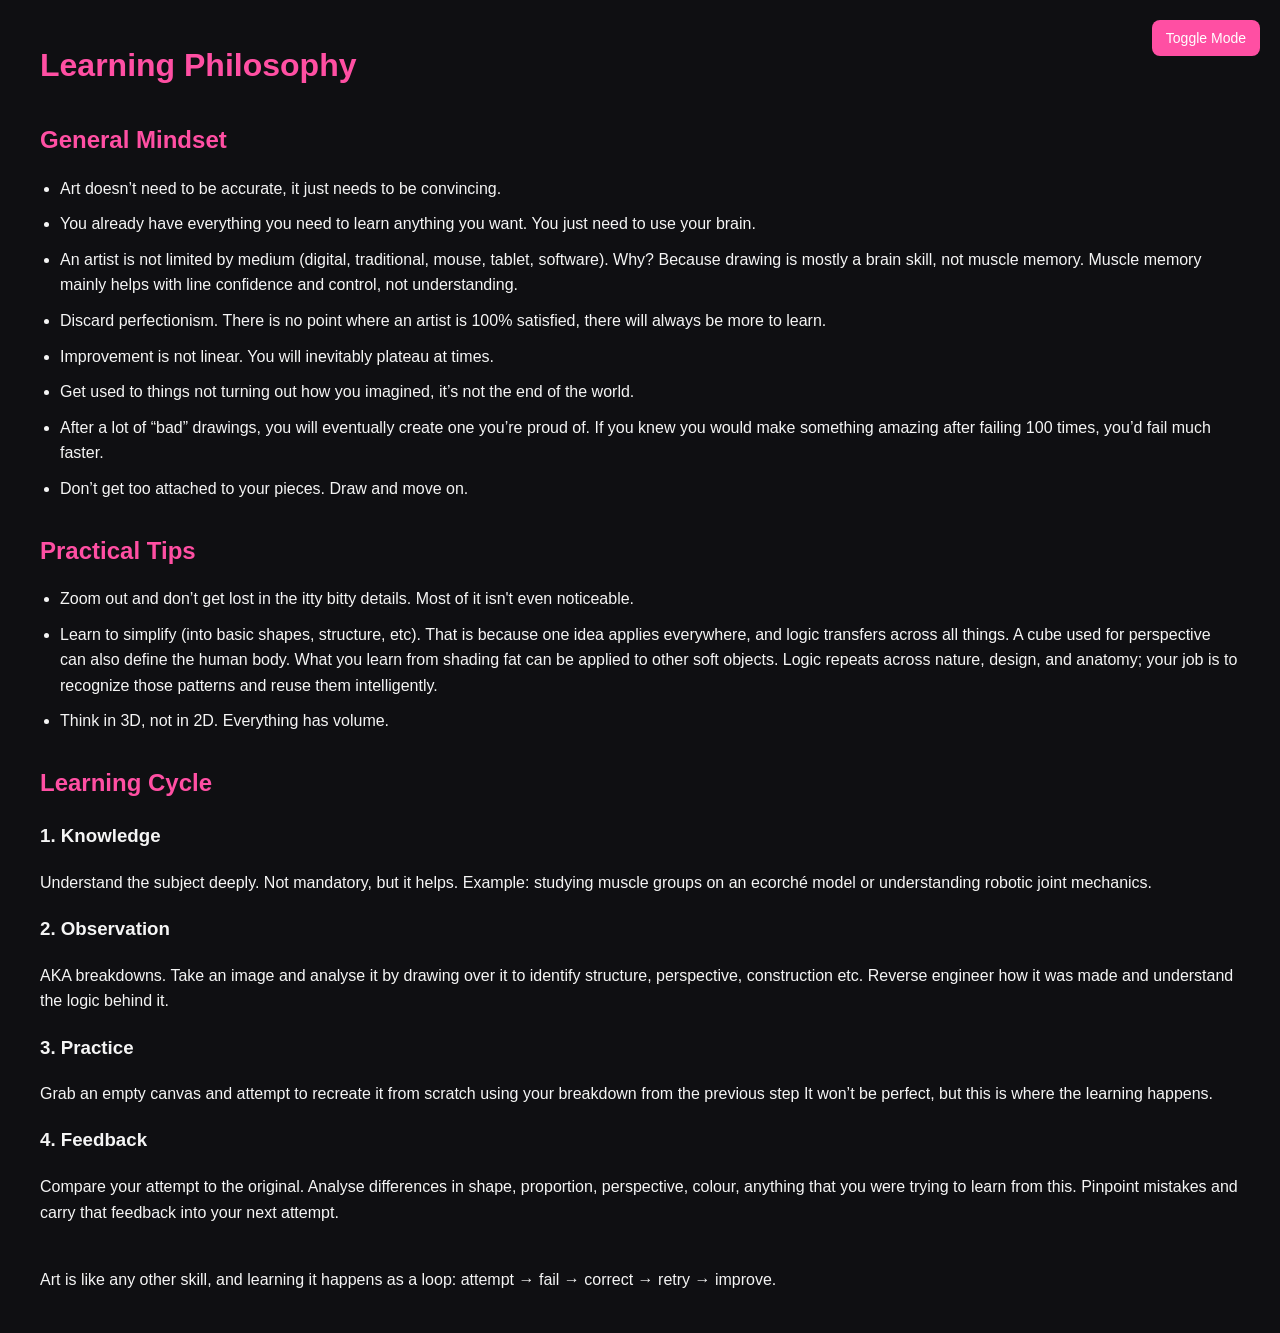
<file: learning-philosophy.html>
<!DOCTYPE html>
<html>
<head>
    <title>Learning Philosophy - Sno's Art Studio</title>
    <link rel="stylesheet" href="style.css">
</head>

<body>

<button class="toggle-btn" onclick="toggleMode()">Toggle Mode</button>

<h1>Learning Philosophy</h1>

<h2>General Mindset</h2>

<ul>
<li>Art doesn’t need to be accurate, it just needs to be convincing.</li>
<li>You already have everything you need to learn anything you want. You just need to use your brain.</li>
<li>An artist is not limited by medium (digital, traditional, mouse, tablet, software). Why? Because drawing is mostly a brain skill, not muscle memory. Muscle memory mainly helps with line confidence and control, not understanding.</li>
<li>Discard perfectionism. There is no point where an artist is 100% satisfied, there will always be more to learn.</li>
<li>Improvement is not linear. You will inevitably plateau at times.</li>
<li>Get used to things not turning out how you imagined, it’s not the end of the world.</li>
<li>After a lot of “bad” drawings, you will eventually create one you’re proud of. If you knew you would make something amazing after failing 100 times, you’d fail much faster.</li>
<li>Don’t get too attached to your pieces. Draw and move on.</li>
</ul>

<h2>Practical Tips</h2>

<ul>
<li>Zoom out and don’t get lost in the itty bitty details. Most of it isn't even noticeable.</li>
<li>Learn to simplify (into basic shapes, structure, etc). That is because one idea applies everywhere, and logic transfers across all things. A cube used for perspective can also define the human body. What you learn from shading fat can be applied to other soft objects. Logic repeats across nature, design, and anatomy; your job is to recognize those patterns and reuse them intelligently.</li>
<li>Think in 3D, not in 2D. Everything has volume.</li>
</ul>

<h2>Learning Cycle</h2>

<h3>1. Knowledge</h3>
<p>
Understand the subject deeply. Not mandatory, but it helps. Example: studying muscle groups on an ecorché model or understanding robotic joint mechanics.
</p>

<h3>2. Observation</h3>
<p>
AKA breakdowns. Take an image and analyse it by drawing over it to identify structure, perspective, construction etc. Reverse engineer how it was made and understand the logic behind it.
</p>

<h3>3. Practice</h3>
<p>
Grab an empty canvas and attempt to recreate it from scratch using your breakdown from the previous step It won’t be perfect, but this is where the learning happens.
</p>

<h3>4. Feedback</h3>
<p>
Compare your attempt to the original. Analyse differences in shape, proportion, perspective, colour, anything that you were trying to learn from this. Pinpoint mistakes and carry that feedback into your next attempt. <br><br>
</p>

<p>
Art is like any other skill, and learning it happens as a loop: attempt → fail → correct → retry → improve.
</p>

</body>
</html>
</file>
<file: style.css>
:root {
    --bg: #0f0f12;      /* black default */
    --text: #f5f5f5;    /* light text */
    --accent: #ff4fa3;  /* pink */
}

body.dark {
    --bg: #ffffff;
    --text: #111111;
    --accent: #ff4fa3;
}

body {
    background: var(--bg);
    color: var(--text);
    font-family: Arial, sans-serif;
    margin: 40px;
    line-height: 1.6;
}

h1 {
    color: var(--accent);
    margin-bottom: 20px;
}

h2 {
    color: var(--accent);
    margin-top: 30px;
    margin-bottom: 10px;
}

ul {
    padding-left: 20px;
}

li {
    margin-bottom: 10px;
}

a {
    color: var(--accent);
    text-decoration: none;
}

a:hover {
    text-decoration: underline;
}

.toggle-btn {
    position: fixed;
    top: 20px;
    right: 20px;
    background: var(--accent);
    color: white;
    border: none;
    padding: 10px 14px;
    cursor: pointer;
    border-radius: 8px;
    font-size: 14px;
}

.hero-img {
    width: 40px;
    height: auto;
    border-radius: 12px;
    border: 2px solid var(--accent);
}
</file>
